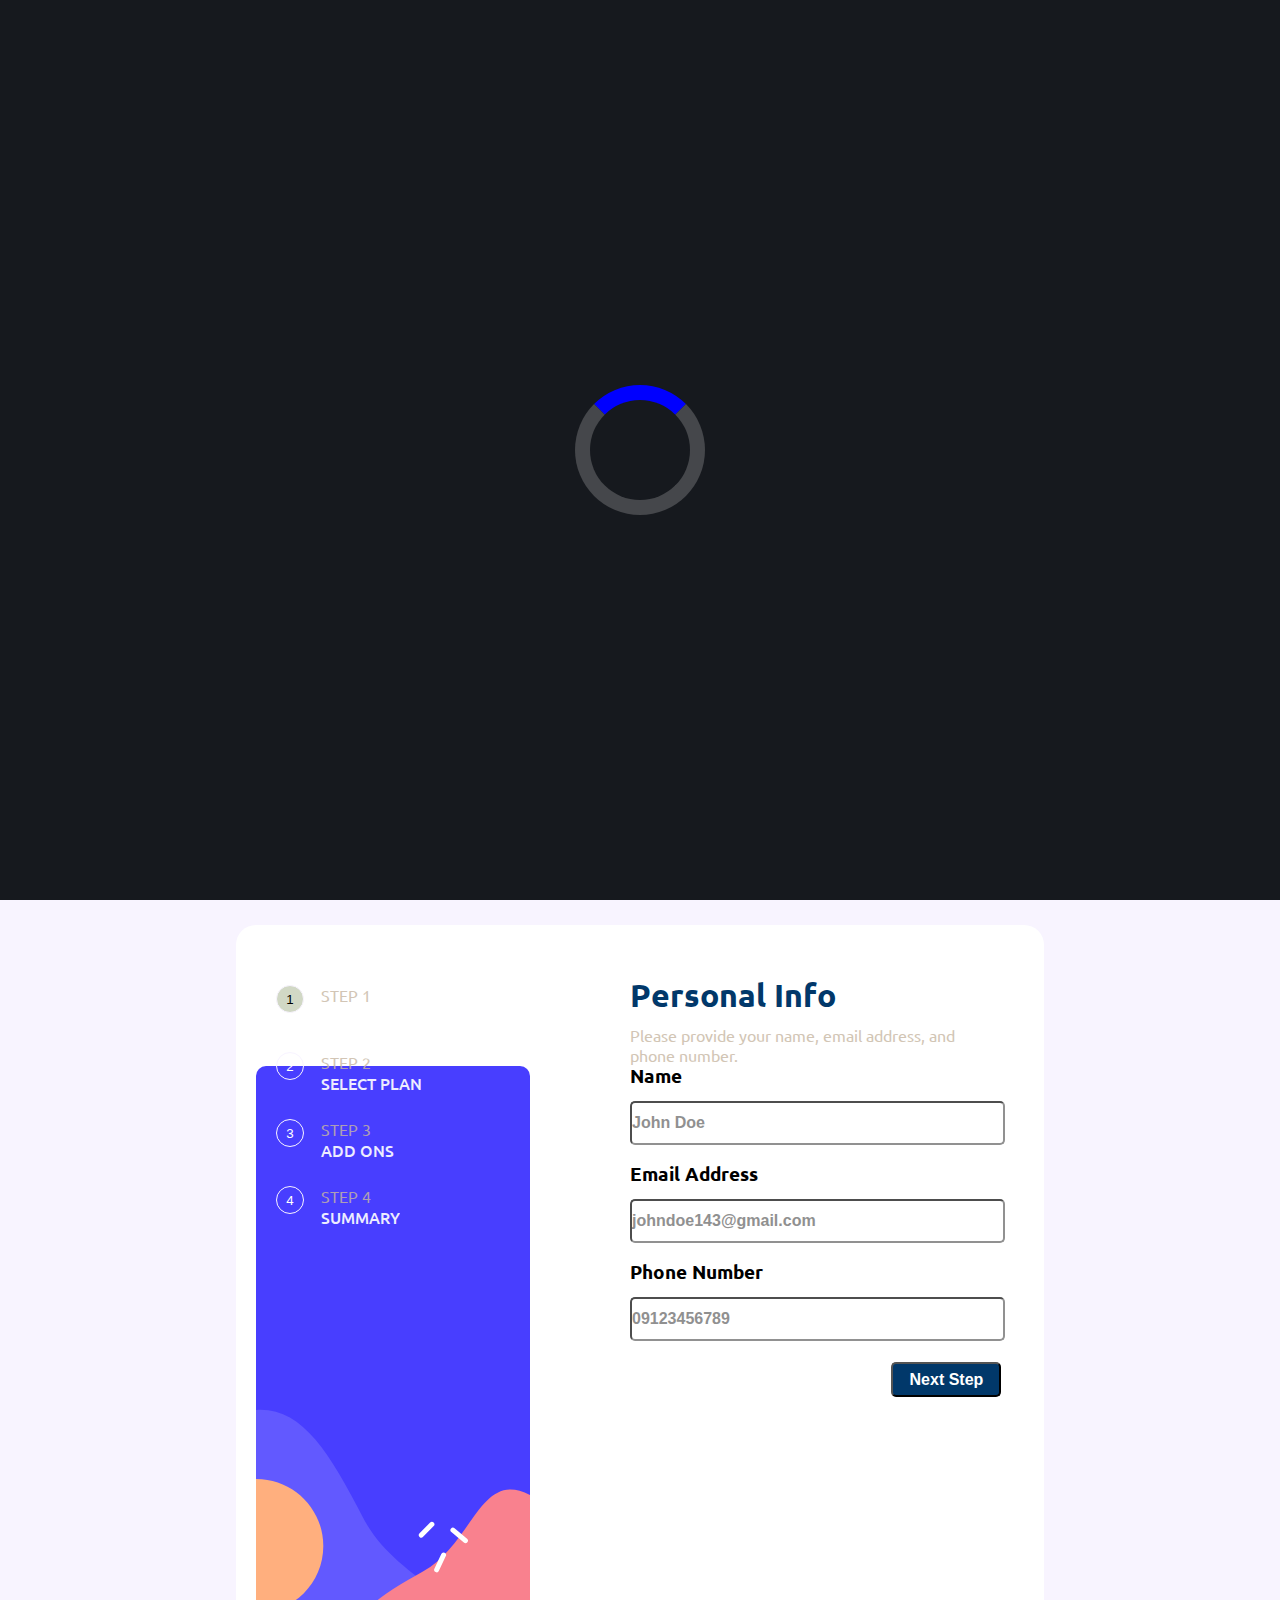
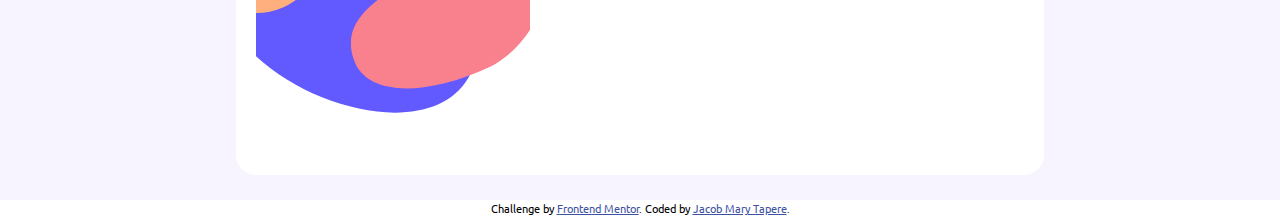
<file: index.html>
<!DOCTYPE html>
<html lang="en">
<head>
  <meta charset="UTF-8" />
  <meta name="viewport" content="width=device-width, initial-scale=1.0" />
  <!-- displays site properly based on user's device -->
  <link
    href="https://fonts.googleapis.com/css2?family=Ubuntu:ital,wght@0,300;0,400;0,500;0,700;1,300;1,400;1,500;1,700&display=swap"
    rel="stylesheet"
  />
  <link rel="stylesheet" href="style-your-info.css" />
  <link rel="stylesheet" href="media.css">
  <link
    rel="icon"
    type="image/png"
    sizes="32x32"
    href="./assets/images/favicon-32x32.png"
  />
  <title>Frontend Mentor | Multi-step form</title>
  <style>
    .attribution {
      font-size: 11px;
      text-align: center;
    }
    .attribution a {
      color: hsl(228, 45%, 44%);
    }
  </style>
</head>
<body>
  <div class="loader-page">
    <div></div>
  </div>

  <!-- Sidebar start -->
   <div>
  <section>
    <div class="container">
      <div class="sidebar-container">
        <svg class="mobile-version" xmlns="http://www.w3.org/2000/svg" xmlns:xlink="http://www.w3.org/1999/xlink" width="375" height="172" viewBox="0 0 375 172"><defs><path id="a" d="M0 0h375v172H0z"/></defs><g fill="none" fill-rule="evenodd"><mask id="b" fill="#fff"><use xlink:href="#a"/></mask><use xlink:href="#a" fill="#483EFF"/><g mask="url(#b)"><g transform="translate(-151.029 -133.957)"><path fill="#6259FF" d="M79.546 349.634c54.547 128.646 292.524 204.132 354.626 99.852 62.102-104.28-95.035-123.204-150.583-230.963-55.547-107.759-98.711-175.015-178.973-150.466C24.354 92.607 25 220.987 79.546 349.634Z"/><ellipse cx="129.864" cy="258.711" fill="#FFAF7E" rx="96.329" ry="96.373"/><path fill="#F9818E" d="M464.88 433.146c87.31-40.69 133.585-206.525 60.253-246.82-73.333-40.293-82.587 68.465-155.485 109.343-72.898 40.877-118.192 72.245-99.348 126.973 18.845 54.728 107.27 51.194 194.58 10.504Z"/><g stroke="#FFF" stroke-linecap="round" stroke-linejoin="bevel" stroke-width="5"><path d="m367.336 243.125 15.263-15.549M430.872 251.016l-17.995-15.112M399.36 271.751l-9.94 21.293"/></g></g></g></g></svg>
        <svg class="desktop-version" xmlns="http://www.w3.org/2000/svg" width="274" height="100%" fill="none" viewBox="0 0 274 568"><rect width="274" height="568" fill="#483EFF" rx="10"/><mask id="a" width="274" height="568" x="0" y="0" maskUnits="userSpaceOnUse" style="mask-type:alpha"><rect width="274" height="568" fill="#fff" rx="10"/></mask><g mask="url(#a)"><path fill="#6259FF" fill-rule="evenodd" d="M-34.692 543.101C3.247 632.538 168.767 685.017 211.96 612.52c43.194-72.497-66.099-85.653-104.735-160.569-38.635-74.916-68.657-121.674-124.482-104.607-55.824 17.068-55.375 106.32-17.436 195.757Z" clip-rule="evenodd"/><path fill="#F9818E" fill-rule="evenodd" d="M233.095 601.153c60.679-28.278 92.839-143.526 41.875-171.528-50.965-28.003-57.397 47.579-108.059 75.987-50.662 28.408-82.14 50.207-69.044 88.241 13.096 38.034 74.549 35.578 135.228 7.3Z" clip-rule="evenodd"/><path stroke="#fff" stroke-linecap="round" stroke-linejoin="bevel" stroke-width="5" d="m165.305 469.097 10.607-10.806M209.461 474.581l-12.506-10.503M187.56 488.991l-6.908 14.798"/><path fill="#FFAF7E" d="M.305 546.891c37.003 0 67-29.997 67-67s-29.997-67-67-67-67 29.997-67 67 29.997 67 67 67Z"/></g></svg>
        <div class="sidebar-content">
          <div class="steps-container">
            <ol>
              <li>
                <button class="btn btn-one active">1</button>
                <div>
                  <p>STEP 1</p>
                  <h4>YOUR INFO</h4>
                </div>
              </li>
              <li>
                <button class="btn btn-two" name="buttons">2</button>
                <div>
                  <p>STEP 2</p>
                  <h4>SELECT PLAN</h4>
                </div>
              </li>
              <li>
                <button class="btn btn-three" name="buttons">3</button>
                <div>
                  <p>STEP 3</p>
                  <h4>ADD ONS</h4>
                </div>
              </li>
              <li>
                <button class="btn btn-four" name="buttons">4</button>
                <div>
                  <p>STEP 4</p>
                  <h4>SUMMARY</h4>
                </div>
              </li>
            </ol>
          </div>
        </div>
      </div>
      <div class="main-content">
        <div class="inside-content">
          <form action="">
            <h1>Personal Info</h1>
            <p>
              Please provide your name, email address, and phone number.
            </p>
            <h3>
              Name
              <span class="fullname-error error"
                >This field is required</span
              >
            </h3>
            <label for="fullName">
              <input
                type="text"
                name="fullname"
                id="fullName-input"
                placeholder="John Doe"
              />
            </label>
            <h3>
              Email Address
              <span class="email-error error">This field is required</span>
            </h3>
            <label for="fullName">
              <input
                type="email"
                name="email"
                id="email-input"
                placeholder="johndoe143@gmail.com"
              />
            </label>
            <h3>
              Phone Number
              <span class="phonenumber-error error"
                >This field is required</span
              >
            </h3>
            <label for="phonenumber">
              <input
                type="number"
                name="phonenumber"
                id="phonenumber-input"
                placeholder="09123456789" 
              />
            </label>
          </form>
          <button type="submit" class="next-step-button">
            Next Step
          </button>
          <a id="page" href="./select-plan.html"></a>
        </div>
      </div>
    </div>
  </section>
  </div>
    <div class="attribution">
      Challenge by
      <a href="https://www.frontendmentor.io?ref=challenge" target="_blank"
        >Frontend Mentor</a
      >. Coded by <a href="https://www.facebook.com/mayortapere218">Jacob Mary Tapere</a>.
    </div>
  </section>
<script src="https://code.jquery.com/jquery-3.7.1.min.js" integrity="sha256-/JqT3SQfawRcv/BIHPThkBvs0OEvtFFmqPF/lYI/Cxo=" crossorigin="anonymous"></script>
  <script src="script.js"></script>
</body>
</html>
</file>
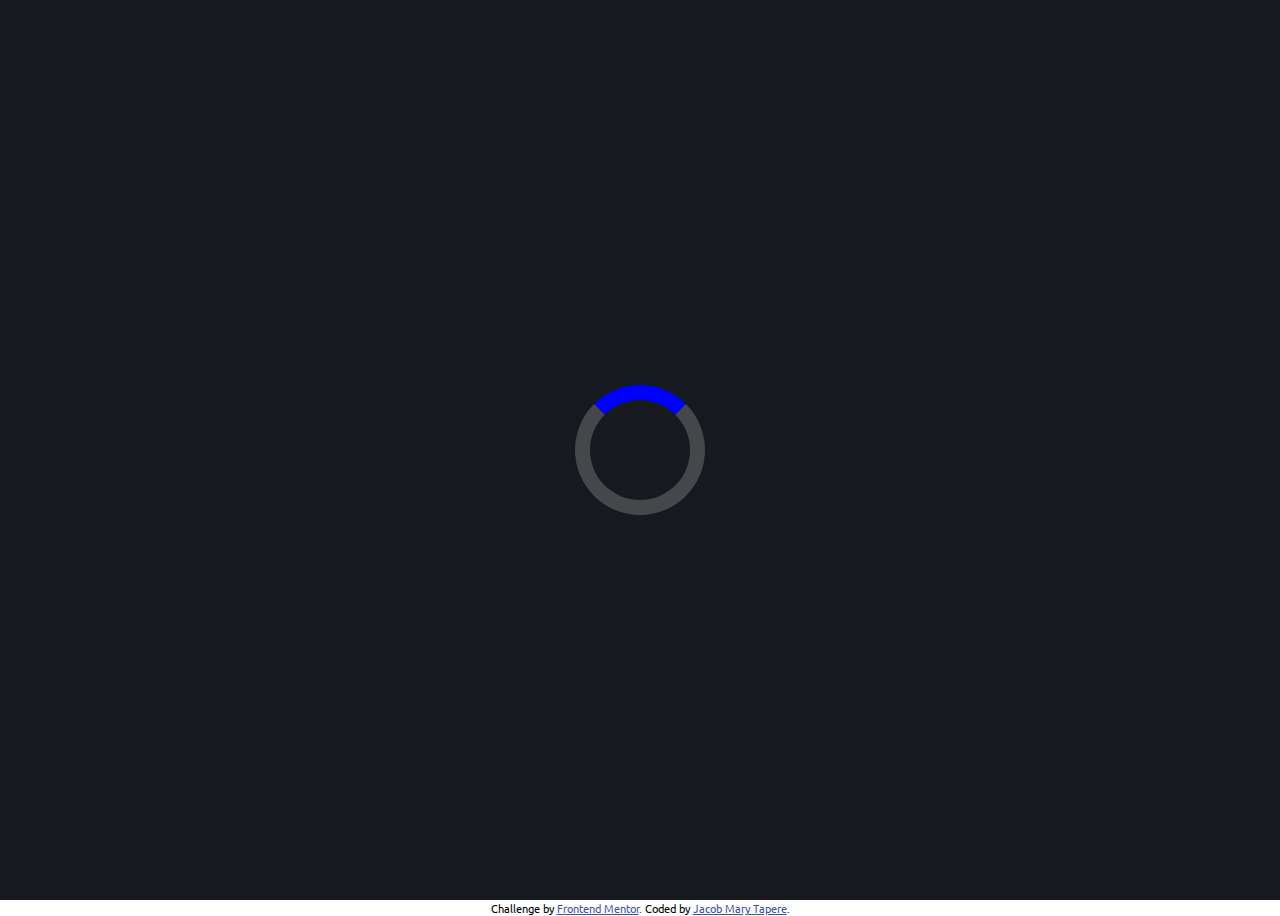
<file: add-ons.html>
<!DOCTYPE html>
<html lang="en">
  <head>
    <meta charset="UTF-8" />
    <meta name="viewport" content="width=device-width, initial-scale=1.0" />
    <!-- displays site properly based on user's device -->
    <link
      href="https://fonts.googleapis.com/css2?family=Ubuntu:ital,wght@0,300;0,400;0,500;0,700;1,300;1,400;1,500;1,700&display=swap"
      rel="stylesheet"
    />
    <link rel="stylesheet" href="add-ons.css" />
    <link rel="stylesheet" href="media-addons.css" />
    <link
      rel="icon"
      type="image/png"
      sizes="32x32"
      href="./assets/images/favicon-32x32.png"
    />
    <script
      src="https://code.jquery.com/jquery-3.7.1.min.js"
      integrity="sha256-/JqT3SQfawRcv/BIHPThkBvs0OEvtFFmqPF/lYI/Cxo="
      crossorigin="anonymous"
    ></script>
    <title>Frontend Mentor | Multi-step form</title>
    <style>
      .attribution {
        font-size: 11px;
        text-align: center;
      }
      .attribution a {
        color: hsl(228, 45%, 44%);
      }
    </style>
  </head>
  <body>
    <div class="loader-page">
      <div></div>
    </div>
    <!-- Sidebar start -->
    <div class="load-page">
      <section>
        <div class="container">
          <div class="sidebar-container">
            <svg
              class="mobile-version"
              xmlns="http://www.w3.org/2000/svg"
              xmlns:xlink="http://www.w3.org/1999/xlink"
              width="375"
              height="172"
              viewBox="0 0 375 172"
            >
              <defs><path id="a" d="M0 0h375v172H0z" /></defs>
              <g fill="none" fill-rule="evenodd">
                <mask id="b" fill="#fff"><use xlink:href="#a" /></mask>
                <use xlink:href="#a" fill="#483EFF" />
                <g mask="url(#b)">
                  <g transform="translate(-151.029 -133.957)">
                    <path
                      fill="#6259FF"
                      d="M79.546 349.634c54.547 128.646 292.524 204.132 354.626 99.852 62.102-104.28-95.035-123.204-150.583-230.963-55.547-107.759-98.711-175.015-178.973-150.466C24.354 92.607 25 220.987 79.546 349.634Z"
                    />
                    <ellipse
                      cx="129.864"
                      cy="258.711"
                      fill="#FFAF7E"
                      rx="96.329"
                      ry="96.373"
                    />
                    <path
                      fill="#F9818E"
                      d="M464.88 433.146c87.31-40.69 133.585-206.525 60.253-246.82-73.333-40.293-82.587 68.465-155.485 109.343-72.898 40.877-118.192 72.245-99.348 126.973 18.845 54.728 107.27 51.194 194.58 10.504Z"
                    />
                    <g
                      stroke="#FFF"
                      stroke-linecap="round"
                      stroke-linejoin="bevel"
                      stroke-width="5"
                    >
                      <path
                        d="m367.336 243.125 15.263-15.549M430.872 251.016l-17.995-15.112M399.36 271.751l-9.94 21.293"
                      />
                    </g>
                  </g>
                </g>
              </g>
            </svg>
            <svg
              class="desktop-version"
              xmlns="http://www.w3.org/2000/svg"
              width="274"
              height="100%"
              fill="none"
              viewBox="0 0 274 568"
            >
              <rect width="274" height="568" fill="#483EFF" rx="10" />
              <mask
                id="a"
                width="274"
                height="568"
                x="0"
                y="0"
                maskUnits="userSpaceOnUse"
                style="mask-type: alpha"
              >
                <rect width="274" height="568" fill="#fff" rx="10" />
              </mask>
              <g mask="url(#a)">
                <path
                  fill="#6259FF"
                  fill-rule="evenodd"
                  d="M-34.692 543.101C3.247 632.538 168.767 685.017 211.96 612.52c43.194-72.497-66.099-85.653-104.735-160.569-38.635-74.916-68.657-121.674-124.482-104.607-55.824 17.068-55.375 106.32-17.436 195.757Z"
                  clip-rule="evenodd"
                />
                <path
                  fill="#F9818E"
                  fill-rule="evenodd"
                  d="M233.095 601.153c60.679-28.278 92.839-143.526 41.875-171.528-50.965-28.003-57.397 47.579-108.059 75.987-50.662 28.408-82.14 50.207-69.044 88.241 13.096 38.034 74.549 35.578 135.228 7.3Z"
                  clip-rule="evenodd"
                />
                <path
                  stroke="#fff"
                  stroke-linecap="round"
                  stroke-linejoin="bevel"
                  stroke-width="5"
                  d="m165.305 469.097 10.607-10.806M209.461 474.581l-12.506-10.503M187.56 488.991l-6.908 14.798"
                />
                <path
                  fill="#FFAF7E"
                  d="M.305 546.891c37.003 0 67-29.997 67-67s-29.997-67-67-67-67 29.997-67 67 29.997 67 67 67Z"
                />
              </g>
            </svg>

            <div class="sidebar-content">
              <div class="steps-container">
                <ol>
                  <li>
                    <button class="btn btn-one">1</button>
                    <div>
                      <p>STEP 1</p>
                      <h4>YOUR INFO</h4>
                    </div>
                  </li>
                  <li>
                    <button class="btn btn-two">2</button>
                    <div>
                      <p>STEP 2</p>
                      <h4>SELECT PLAN</h4>
                    </div>
                  </li>
                  <li>
                    <button class="btn btn-three active">3</button>
                    <div>
                      <p>STEP 3</p>
                      <h4>ADD ONS</h4>
                    </div>
                  </li>
                  <li>
                    <button class="btn btn-four">4</button>
                    <div>
                      <p>STEP 4</p>
                      <h4>SUMMARY</h4>
                    </div>
                  </li>
                </ol>
              </div>
            </div>
          </div>
          <div class="main-content">
            <div class="inside-content">
              <div class="content">
                <div>
                  <h1>Pick Add-ons</h1>
                  <p>Add-ons help enhance your gaming experience.</p>
                  <h4></h4>
                </div>
                <form action="/" class="row">
                  <label for="online-service-checkbox" class="online-service">
                    <input
                      type="checkbox"
                      name="online-servic e"
                      id="online-service-checkbox"
                      value=""
                    />
                    <div>
                      <h4>Online Service</h4>
                      <p>Access to multiplayer games</p>
                    </div>
                    <div>
                      <h5>+$1/mo</h5>
                    </div>
                  </label>
                  <label for="larger-storage-checkbox" class="larger-storage">
                    <input
                      type="checkbox"
                      name="larger-storage"
                      id="larger-storage-checkbox"
                      value=""
                    />
                    <div>
                      <h4>Larger Storage</h4>
                      <p>Extra 1TB of cloud save</p>
                    </div>
                    <div>
                      <h5>+$2/mo</h5>
                    </div>
                  </label>
                  <label
                    for="customizable-profile-checkbox"
                    class="customizable-profile"
                  >
                    <input
                      type="checkbox"
                      name="customizable-profile"
                      id="customizable-profile-checkbox"
                      value=""
                    />
                    <div>
                      <h4>Customizable Profile</h4>
                      <p>Custom theme on your profle</p>
                    </div>
                    <div>
                      <h5>+$2/mo</h5>
                    </div>
                  </label>
                </form>
              </div>
            </div>
            <div>
              <button class="next-button">Next Step</button>
            </div>
            <a href="add-ons.html"></a>
            <a id="your-info-page" href="your-info.html"></a>
            <div>
              <button class="back-page">Go Back</button>
            </div>
          </div>
        </div>
      </section>
    </div>
    <div class="attribution">
      Challenge by
      <a href="https://www.frontendmentor.io?ref=challenge" target="_blank"
        >Frontend Mentor</a
      >. Coded by
      <a href="https://www.facebook.com/mayortapere218">Jacob Mary Tapere</a>.
    </div>

    <script
      src="https://code.jquery.com/jquery-3.7.1.min.js"
      integrity="sha256-/JqT3SQfawRcv/BIHPThkBvs0OEvtFFmqPF/lYI/Cxo="
      crossorigin="anonymous"
    ></script>
    <script src="script.js"></script>
  </body>
</html>
</file>
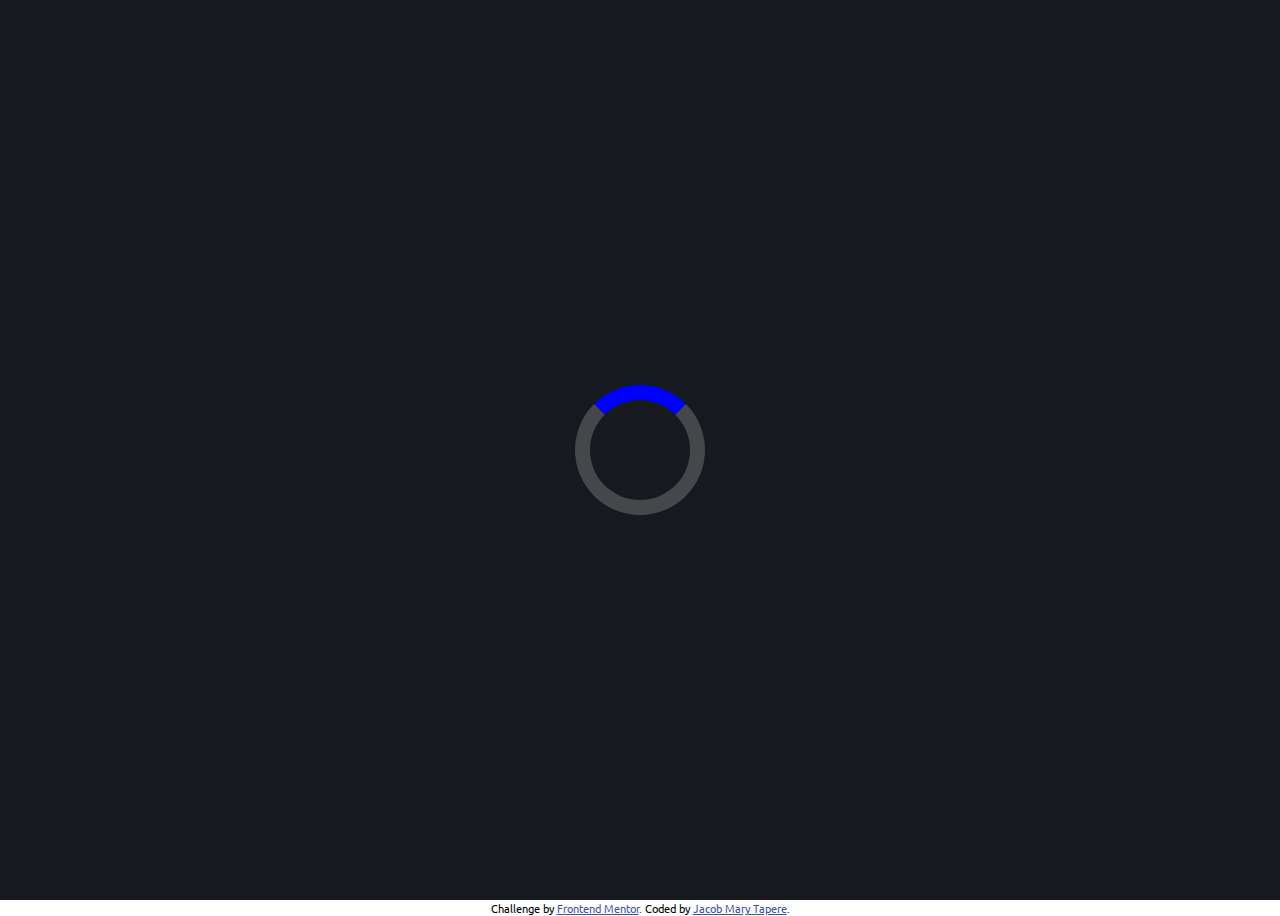
<file: select-plan.html>
<!DOCTYPE html>
<html lang="en">
  <head>
    <meta charset="UTF-8" />
    <meta name="viewport" content="width=device-width, initial-scale=1.0" />
    <!-- displays site properly based on user's device -->
    <link
      href="https://fonts.googleapis.com/css2?family=Ubuntu:ital,wght@0,300;0,400;0,500;0,700;1,300;1,400;1,500;1,700&display=swap"
      rel="stylesheet"
    />
    <link rel="stylesheet" href="select-plan.css" />
    <link rel="stylesheet" href="media-plan.css" />
    <link
      rel="icon"
      type="image/png"
      sizes="32x32"
      href="./assets/images/favicon-32x32.png"
    />
    <script
      src="https://code.jquery.com/jquery-3.7.1.min.js"
      integrity="sha256-/JqT3SQfawRcv/BIHPThkBvs0OEvtFFmqPF/lYI/Cxo="
      crossorigin="anonymous"
    ></script>
    <title>Frontend Mentor | Multi-step form</title>
    <style>
      .attribution {
        font-size: 11px;
        text-align: center;
      }
      .attribution a {
        color: hsl(228, 45%, 44%);
      }
    </style>
  </head>
  <body>
    <div class="loader-page">
      <div></div>
    </div>
    <!-- Sidebar start -->
    <div class="load-page">
      <section>
        <div class="container">
          <div class="sidebar-container">
            <svg
              class="mobile-version"
              xmlns="http://www.w3.org/2000/svg"
              xmlns:xlink="http://www.w3.org/1999/xlink"
              width="375"
              height="172"
              viewBox="0 0 375 172"
            >
              <defs><path id="a" d="M0 0h375v172H0z" /></defs>
              <g fill="none" fill-rule="evenodd">
                <mask id="b" fill="#fff"><use xlink:href="#a" /></mask>
                <use xlink:href="#a" fill="#483EFF" />
                <g mask="url(#b)">
                  <g transform="translate(-151.029 -133.957)">
                    <path
                      fill="#6259FF"
                      d="M79.546 349.634c54.547 128.646 292.524 204.132 354.626 99.852 62.102-104.28-95.035-123.204-150.583-230.963-55.547-107.759-98.711-175.015-178.973-150.466C24.354 92.607 25 220.987 79.546 349.634Z"
                    />
                    <ellipse
                      cx="129.864"
                      cy="258.711"
                      fill="#FFAF7E"
                      rx="96.329"
                      ry="96.373"
                    />
                    <path
                      fill="#F9818E"
                      d="M464.88 433.146c87.31-40.69 133.585-206.525 60.253-246.82-73.333-40.293-82.587 68.465-155.485 109.343-72.898 40.877-118.192 72.245-99.348 126.973 18.845 54.728 107.27 51.194 194.58 10.504Z"
                    />
                    <g
                      stroke="#FFF"
                      stroke-linecap="round"
                      stroke-linejoin="bevel"
                      stroke-width="5"
                    >
                      <path
                        d="m367.336 243.125 15.263-15.549M430.872 251.016l-17.995-15.112M399.36 271.751l-9.94 21.293"
                      />
                    </g>
                  </g>
                </g>
              </g>
            </svg>

            <svg
              class="desktop-version"
              xmlns="http://www.w3.org/2000/svg"
              width="274"
              height="100%"
              fill="none"
              viewBox="0 0 274 568"
            >
              <rect width="274" height="568" fill="#483EFF" rx="10" />
              <mask
                id="a"
                width="274"
                height="568"
                x="0"
                y="0"
                maskUnits="userSpaceOnUse"
                style="mask-type: alpha"
              >
                <rect width="274" height="568" fill="#fff" rx="10" />
              </mask>
              <g mask="url(#a)">
                <path
                  fill="#6259FF"
                  fill-rule="evenodd"
                  d="M-34.692 543.101C3.247 632.538 168.767 685.017 211.96 612.52c43.194-72.497-66.099-85.653-104.735-160.569-38.635-74.916-68.657-121.674-124.482-104.607-55.824 17.068-55.375 106.32-17.436 195.757Z"
                  clip-rule="evenodd"
                />
                <path
                  fill="#F9818E"
                  fill-rule="evenodd"
                  d="M233.095 601.153c60.679-28.278 92.839-143.526 41.875-171.528-50.965-28.003-57.397 47.579-108.059 75.987-50.662 28.408-82.14 50.207-69.044 88.241 13.096 38.034 74.549 35.578 135.228 7.3Z"
                  clip-rule="evenodd"
                />
                <path
                  stroke="#fff"
                  stroke-linecap="round"
                  stroke-linejoin="bevel"
                  stroke-width="5"
                  d="m165.305 469.097 10.607-10.806M209.461 474.581l-12.506-10.503M187.56 488.991l-6.908 14.798"
                />
                <path
                  fill="#FFAF7E"
                  d="M.305 546.891c37.003 0 67-29.997 67-67s-29.997-67-67-67-67 29.997-67 67 29.997 67 67 67Z"
                />
              </g>
            </svg>

            <div class="sidebar-content">
              <div class="steps-container">
                <ol>
                  <li>
                    <button class="btn btn-one">1</button>
                    <div>
                      <p>STEP 1</p>
                      <h4>YOUR INFO</h4>
                    </div>
                  </li>
                  <li>
                    <button class="btn btn-two active">2</button>
                    <div>
                      <p>STEP 2</p>
                      <h4>SELECT PLAN</h4>
                    </div>
                  </li>
                  <li>
                    <button class="btn btn-three">3</button>
                    <div>
                      <p>STEP 3</p>
                      <h4>ADD ONS</h4>
                    </div>
                  </li>
                  <li>
                    <button class="btn btn-four">4</button>
                    <div>
                      <p>STEP 4</p>
                      <h4>SUMMARY</h4>
                    </div>
                  </li>
                </ol>
              </div>
            </div>
          </div>
          <div class="main-content">
            <div class="inside-content">
              <div class="content">
                <div>
                  <h1>Select Your Plan</h1>
                  <p>You have the option of monthly or yearly billing</p>
                  <h4></h4>
                </div>
                <form action="/" class="row">
                  <label for="arcade-radio" class="plan">
                    <div class="option-one option">
                      <svg
                        xmlns="http://www.w3.org/2000/svg"
                        width="40"
                        height="40"
                        viewBox="0 0 40 40"
                      >
                        <g fill="none" fill-rule="evenodd">
                          <circle cx="20" cy="20" r="20" fill="#FFAF7E" />
                          <path
                            fill="#FFF"
                            fill-rule="nonzero"
                            d="M24.995 18.005h-3.998v5.998h-2v-5.998H15a1 1 0 0 0-1 1V29a1 1 0 0 0 1 1h9.995a1 1 0 0 0 1-1v-9.995a1 1 0 0 0-1-1Zm-5.997 8.996h-2v-1.999h2v2Zm2-11.175a2.999 2.999 0 1 0-2 0v2.18h2v-2.18Z"
                          />
                        </g>
                      </svg>
                      <h4>Arcade</h4>
                      <p></p>
                      <h5></h5>
                    </div>
                    <input
                      class="plan"
                      type="radio"
                      name="plans"
                      id="arcade-radio"
                      value="9"
                    />
                  </label>
                  <label for="advanced-radio" class="plan">
                    <div class="option-two option">
                      <svg
                        xmlns="http://www.w3.org/2000/svg"
                        width="40"
                        height="40"
                        viewBox="0 0 40 40"
                      >
                        <g fill="none" fill-rule="evenodd">
                          <circle cx="20" cy="20" r="20" fill="#483EFF" />
                          <path
                            fill="#FFF"
                            fill-rule="nonzero"
                            d="M26.666 13H13.334A3.333 3.333 0 0 0 10 16.333v7.193a3.447 3.447 0 0 0 2.14 3.24c1.238.5 2.656.182 3.56-.8L18.52 23h2.96l2.82 2.966a3.2 3.2 0 0 0 3.56.8 3.447 3.447 0 0 0 2.14-3.24v-7.193A3.333 3.333 0 0 0 26.666 13Zm-9.333 6H16v1.333a.667.667 0 0 1-1.333 0V19h-1.333a.667.667 0 0 1 0-1.334h1.333v-1.333a.667.667 0 1 1 1.333 0v1.333h1.333a.667.667 0 1 1 0 1.334Zm7.333 2a2.667 2.667 0 1 1 0-5.333 2.667 2.667 0 0 1 0 5.333ZM26 18.333a1.333 1.333 0 1 1-2.667 0 1.333 1.333 0 0 1 2.667 0Z"
                          />
                        </g>
                      </svg>
                      <h4>Advanced</h4>
                      <p></p>
                      <h5></h5>
                    </div>
                    <input
                      class="plan"
                      type="radio"
                      name="plans"
                      id="advanced-radio"
                      value="12"
                    />
                  </label>
                  <label for="pro-radio" class="plan">
                    <div class="option-three option">
                      <svg
                        xmlns="http://www.w3.org/2000/svg"
                        width="40"
                        height="40"
                        viewBox="0 0 40 40"
                      >
                        <g fill="none" fill-rule="evenodd">
                          <circle cx="20" cy="20" r="20" fill="#F9818E" />
                          <path
                            fill="#FFF"
                            fill-rule="nonzero"
                            d="M25.057 15H14.944C12.212 15 10 17.03 10 19.885c0 2.857 2.212 4.936 4.944 4.936h10.113c2.733 0 4.943-2.08 4.943-4.936S27.79 15 25.057 15ZM17.5 20.388c0 .12-.108.237-.234.237h-1.552v1.569c0 .126-.138.217-.259.217H14.5c-.118 0-.213-.086-.213-.203v-1.583h-1.569c-.126 0-.217-.139-.217-.26v-.956c0-.117.086-.213.202-.213h1.584v-1.554c0-.125.082-.231.203-.231h.989c.12 0 .236.108.236.234v1.551h1.555c.125 0 .231.083.231.204v.988Zm5.347.393a.862.862 0 0 1-.869-.855c0-.472.39-.856.869-.856.481 0 .87.384.87.856 0 .471-.389.855-.87.855Zm1.9 1.866a.86.86 0 0 1-.87-.852.86.86 0 0 1 .87-.855c.48 0 .87.38.87.855a.86.86 0 0 1-.87.852Zm0-3.736a.862.862 0 0 1-.87-.854c0-.472.39-.856.87-.856s.87.384.87.856a.862.862 0 0 1-.87.854Zm1.899 1.87a.862.862 0 0 1-.868-.855c0-.472.389-.856.868-.856s.868.384.868.856a.862.862 0 0 1-.868.855Z"
                          />
                        </g>
                      </svg>
                      <h4>Pro</h4>
                      <p></p>
                      <h5></h5>
                    </div>
                    <input
                      class="plan"
                      type="radio"
                      name="plans"
                      id="pro-radio"
                      value="15"
                    />
                  </label>
                </form>
              </div>
              <div class="toggle-container">
                <h5 style="margin-right: 90px; color: #01386a">Monthly</h5>
                <label class="toggle" name="toggleswitch">
                  <input
                    type="checkbox"
                    name="toggleswitch"
                    id="toggle-switch"
                    value="false"
                  />
                  <span class="slider round"></span>
                </label>
                <h5 style="margin-right: 10px; color: #01386a">Yearly</h5>
              </div>
            </div>
            <div>
              <button class="next-button">Next Step</button>
            </div>

            <button type="button" id="btnSubmit">Cancel</button>

            <a href="add-ons.html"></a>
            <a id="your-info-page" href="your-info.html"></a>
            <div>
              <button class="back-page">Go Back</button>
            </div>
          </div>
        </div>
      </section>
    </div>
    <div class="attribution">
      Challenge by
      <a href="https://www.frontendmentor.io?ref=challenge" target="_blank"
        >Frontend Mentor</a
      >. Coded by
      <a href="https://www.facebook.com/mayortapere218">Jacob Mary Tapere</a>.
    </div>

    <script
      src="https://code.jquery.com/jquery-3.7.1.min.js"
      integrity="sha256-/JqT3SQfawRcv/BIHPThkBvs0OEvtFFmqPF/lYI/Cxo="
      crossorigin="anonymous"
    ></script>
    <script src="script.js"></script>
  </body>
</html>
</file>
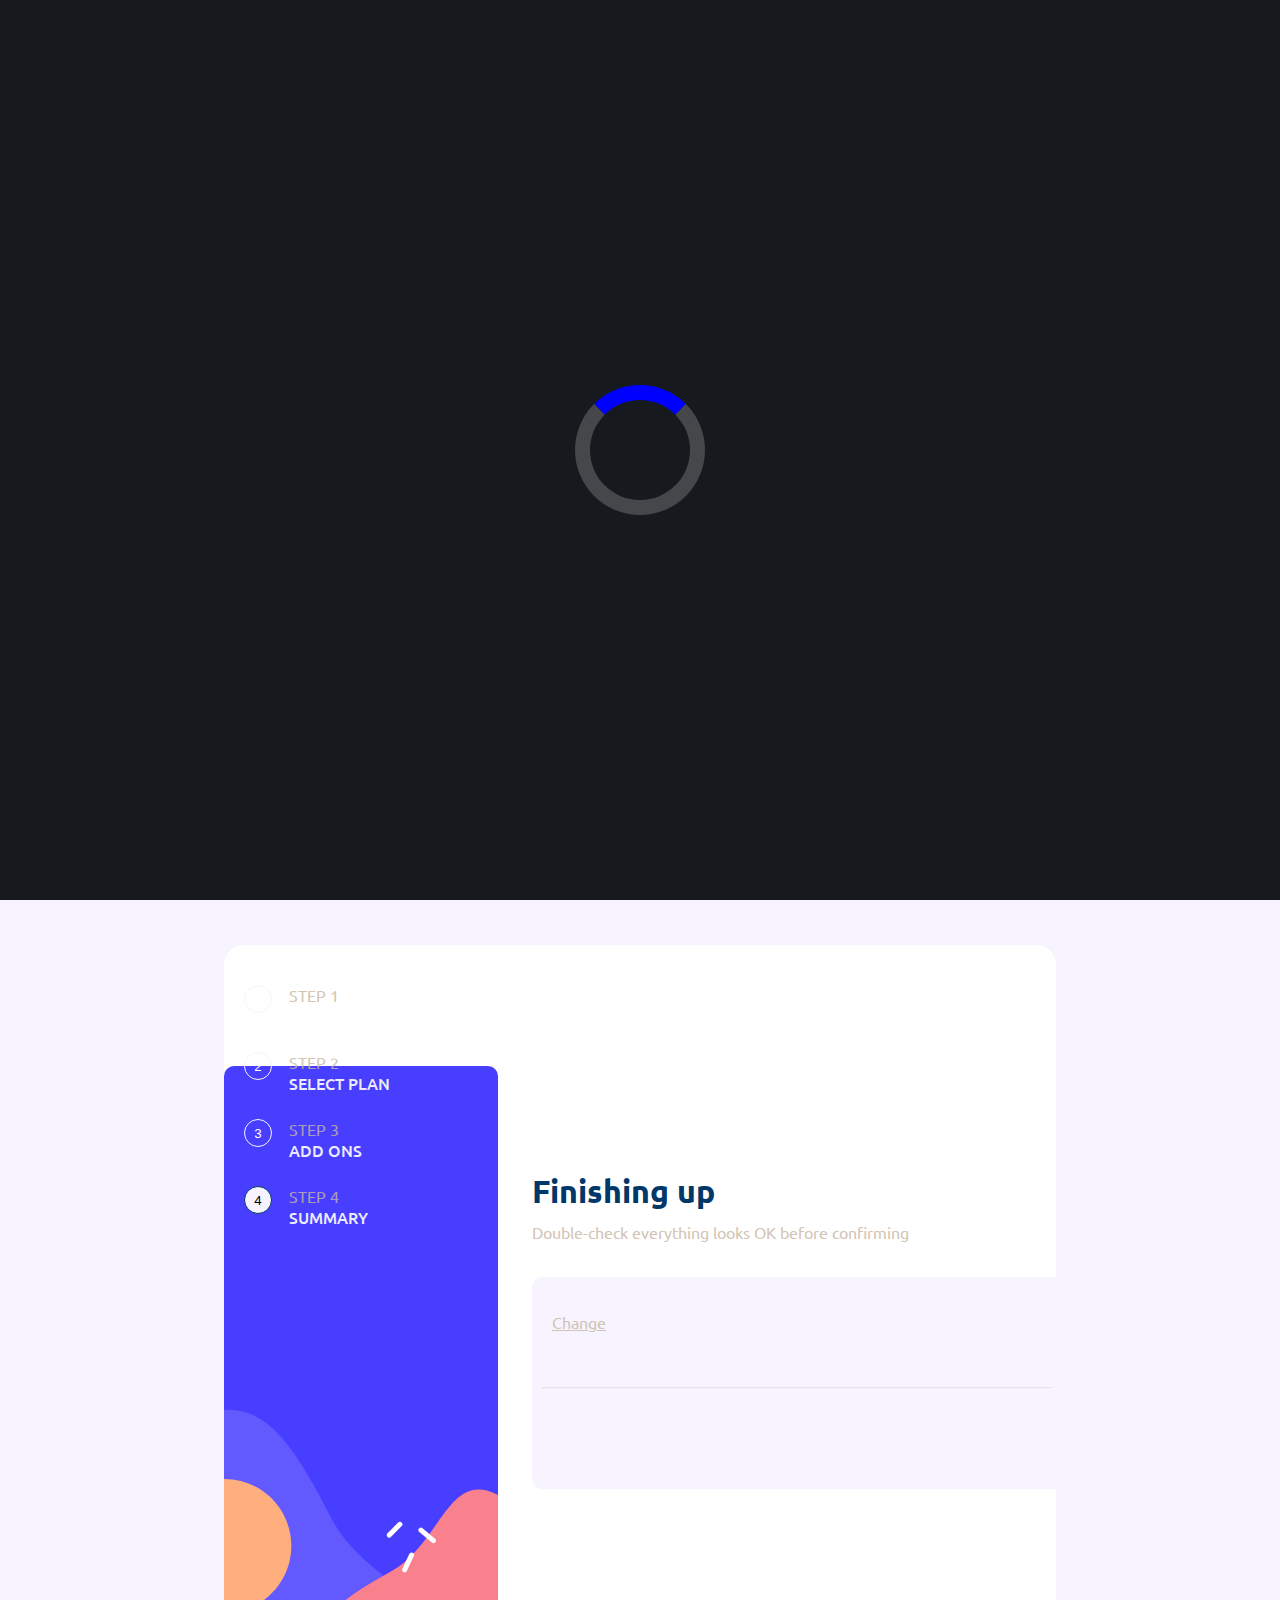
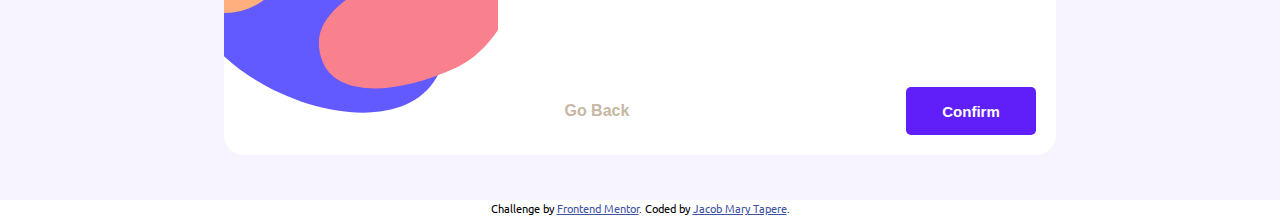
<file: summary.html>
<!DOCTYPE html>
<html lang="en">
  <head>
    <meta charset="UTF-8" />
    <meta name="viewport" content="width=device-width, initial-scale=1.0" />
    <!-- displays site properly based on user's device -->
    <link
      href="https://fonts.googleapis.com/css2?family=Ubuntu:ital,wght@0,300;0,400;0,500;0,700;1,300;1,400;1,500;1,700&display=swap"
      rel="stylesheet"
    />
    <link rel="stylesheet" href="summary.css" />
    <link rel="stylesheet" href="mediasummary.css" />
    <link
      rel="icon"
      type="image/png"
      sizes="32x32"
      href="./assets/images/favicon-32x32.png"
    />
    <script
      src="https://code.jquery.com/jquery-3.7.1.min.js"
      integrity="sha256-/JqT3SQfawRcv/BIHPThkBvs0OEvtFFmqPF/lYI/Cxo="
      crossorigin="anonymous"
    ></script>
    <title>Frontend Mentor | Multi-step form</title>
    <style>
      .attribution {
        font-size: 11px;
        text-align: center;
      }
      .attribution a {
        color: hsl(228, 45%, 44%);
      }
    </style>
  </head>
  <body>
    <div class="loader-page">
      <div></div>
    </div>
    <!-- Sidebar start -->
    <div class="load-page">
      <section>
        <div class="container">
          <div class="sidebar-container">
            <svg
              class="mobile-version"
              xmlns="http://www.w3.org/2000/svg"
              xmlns:xlink="http://www.w3.org/1999/xlink"
              width="375"
              height="172"
              viewBox="0 0 375 172"
            >
              <defs><path id="a" d="M0 0h375v172H0z" /></defs>
              <g fill="none" fill-rule="evenodd">
                <mask id="b" fill="#fff"><use xlink:href="#a" /></mask>
                <use xlink:href="#a" fill="#483EFF" />
                <g mask="url(#b)">
                  <g transform="translate(-151.029 -133.957)">
                    <path
                      fill="#6259FF"
                      d="M79.546 349.634c54.547 128.646 292.524 204.132 354.626 99.852 62.102-104.28-95.035-123.204-150.583-230.963-55.547-107.759-98.711-175.015-178.973-150.466C24.354 92.607 25 220.987 79.546 349.634Z"
                    />
                    <ellipse
                      cx="129.864"
                      cy="258.711"
                      fill="#FFAF7E"
                      rx="96.329"
                      ry="96.373"
                    />
                    <path
                      fill="#F9818E"
                      d="M464.88 433.146c87.31-40.69 133.585-206.525 60.253-246.82-73.333-40.293-82.587 68.465-155.485 109.343-72.898 40.877-118.192 72.245-99.348 126.973 18.845 54.728 107.27 51.194 194.58 10.504Z"
                    />
                    <g
                      stroke="#FFF"
                      stroke-linecap="round"
                      stroke-linejoin="bevel"
                      stroke-width="5"
                    >
                      <path
                        d="m367.336 243.125 15.263-15.549M430.872 251.016l-17.995-15.112M399.36 271.751l-9.94 21.293"
                      />
                    </g>
                  </g>
                </g>
              </g>
            </svg>
            <svg
              class="desktop-version"
              xmlns="http://www.w3.org/2000/svg"
              width="274"
              height="100%"
              fill="none"
              viewBox="0 0 274 568"
            >
              <rect width="274" height="568" fill="#483EFF" rx="10" />
              <mask
                id="a"
                width="274"
                height="568"
                x="0"
                y="0"
                maskUnits="userSpaceOnUse"
                style="mask-type: alpha"
              >
                <rect width="274" height="568" fill="#fff" rx="10" />
              </mask>
              <g mask="url(#a)">
                <path
                  fill="#6259FF"
                  fill-rule="evenodd"
                  d="M-34.692 543.101C3.247 632.538 168.767 685.017 211.96 612.52c43.194-72.497-66.099-85.653-104.735-160.569-38.635-74.916-68.657-121.674-124.482-104.607-55.824 17.068-55.375 106.32-17.436 195.757Z"
                  clip-rule="evenodd"
                />
                <path
                  fill="#F9818E"
                  fill-rule="evenodd"
                  d="M233.095 601.153c60.679-28.278 92.839-143.526 41.875-171.528-50.965-28.003-57.397 47.579-108.059 75.987-50.662 28.408-82.14 50.207-69.044 88.241 13.096 38.034 74.549 35.578 135.228 7.3Z"
                  clip-rule="evenodd"
                />
                <path
                  stroke="#fff"
                  stroke-linecap="round"
                  stroke-linejoin="bevel"
                  stroke-width="5"
                  d="m165.305 469.097 10.607-10.806M209.461 474.581l-12.506-10.503M187.56 488.991l-6.908 14.798"
                />
                <path
                  fill="#FFAF7E"
                  d="M.305 546.891c37.003 0 67-29.997 67-67s-29.997-67-67-67-67 29.997-67 67 29.997 67 67 67Z"
                />
              </g>
            </svg>
            <div class="sidebar-content">
              <div class="steps-container">
                <ol>
                  <li>
                    <button class="btn btn-one">1</button>
                    <div>
                      <p>STEP 1</p>
                      <h4>YOUR INFO</h4>
                    </div>
                  </li>
                  <li>
                    <button class="btn btn-two">2</button>
                    <div>
                      <p>STEP 2</p>
                      <h4>SELECT PLAN</h4>
                    </div>
                  </li>
                  <li>
                    <button class="btn btn-three">3</button>
                    <div>
                      <p>STEP 3</p>
                      <h4>ADD ONS</h4>
                    </div>
                  </li>
                  <li>
                    <button class="btn btn-four active">4</button>
                    <div>
                      <p>STEP 4</p>
                      <h4>SUMMARY</h4>
                    </div>
                  </li>
                </ol>
              </div>
            </div>
          </div>
          <div class="main-content">
            <div class="inside-content">
              <div class="content">
                <div>
                  <h1>Finishing up</h1>
                  <p>Double-check everything looks OK before confirming</p>
                  <h4></h4>
                </div>
                <form action="/" class="row">
                  <div class="inside-row">
                    <label class="summary-label">
                      <div class="border">
                        <div style="display: flex; gap: 5px">
                          <h3 class="selected-plan"></h3>
                          <h3 class="monthly-yearly"></h3>
                        </div>
                        <a href="select-plan.html"><p>Change</p></a>
                      </div>
                      <div class="price">
                        <h3 class="one"></h3>
                      </div>
                    </label>
                    <hr style="opacity: 0.2" />
                    <div>
                      <div class="add-ons">
                        <div>
                          <p class="add-ons-one"></p>
                        </div>
                        <div>
                          <p class="add-ons-two"></p>
                        </div>
                        <div>
                          <p class="add-ons-three"></p>
                        </div>
                      </div>
                      <div class="add-ons">
                        <div>
                          <p class="add-ons-one-value"></p>
                        </div>
                        <div>
                          <p class="add-ons-two-value"></p>
                        </div>
                        <div>
                          <p class="add-ons-three-value"></p>
                        </div>
                      </div>
                    </div>
                  </div>
                  <div class="total-container">
                    <div>
                      <p class="monthly-yearly-total"></p>
                      <h2 class="totalPriceValue"></h2>
                    </div>
                  </div>
                  <h1 class="testing"></h1>
                </form>
              </div>

              <div class="thank-you-content">
                <svg
                  xmlns="http://www.w3.org/2000/svg"
                  width="80"
                  height="80"
                  viewBox="0 0 80 80"
                >
                  <g fill="none">
                    <circle cx="40" cy="40" r="40" fill="#F9818E" />
                    <path
                      fill="#E96170"
                      d="M48.464 79.167c.768-.15 1.53-.321 2.288-.515a40.04 40.04 0 0 0 3.794-1.266 40.043 40.043 0 0 0 3.657-1.63 40.046 40.046 0 0 0 12.463-9.898A40.063 40.063 0 0 0 78.3 51.89c.338-1.117.627-2.249.867-3.391L55.374 24.698a21.6 21.6 0 0 0-15.332-6.365 21.629 21.629 0 0 0-15.344 6.365c-8.486 8.489-8.486 22.205 0 30.694l23.766 23.775Z"
                    />
                    <path
                      fill="#FFF"
                      d="M40.003 18.333a21.58 21.58 0 0 1 15.31 6.351c8.471 8.471 8.471 22.158 0 30.63-8.47 8.47-22.156 8.47-30.627 0-8.47-8.472-8.47-22.159 0-30.63a21.594 21.594 0 0 1 15.317-6.35Zm9.865 15c-.316.028-.622.15-.872.344l-12.168 9.13-5.641-5.642c-1.224-1.275-3.63 1.132-2.356 2.356l6.663 6.663c.56.56 1.539.63 2.173.156l13.326-9.995c1.122-.816.43-2.993-.956-3.013a1.666 1.666 0 0 0-.17 0Z"
                    />
                  </g>
                </svg>
                <h1>Thank You</h1>
                <p>
                  Thanks for confirming your subscription! We hope you have fun
                  using our platform. If you ever need support, please feel free
                  to email us at jacobmary.tapere@gmail.com
                </p>
              </div>
            </div>
            <button class="confirm-button">Confirm</button>
            <a id="your-info-page" href="your-info.html"></a>
            <div>
              <button class="back-page">Go Back</button>
            </div>
          </div>
        </div>
      </section>
    </div>
    <div class="attribution">
      Challenge by
      <a href="https://www.frontendmentor.io?ref=challenge" target="_blank"
        >Frontend Mentor</a
      >. Coded by
      <a href="https://www.facebook.com/mayortapere218">Jacob Mary Tapere</a>.
    </div>

    <script
      src="https://code.jquery.com/jquery-3.7.1.min.js"
      integrity="sha256-/JqT3SQfawRcv/BIHPThkBvs0OEvtFFmqPF/lYI/Cxo="
      crossorigin="anonymous"
    ></script>
    <script src="script.js"></script>
  </body>
</html>
</file>
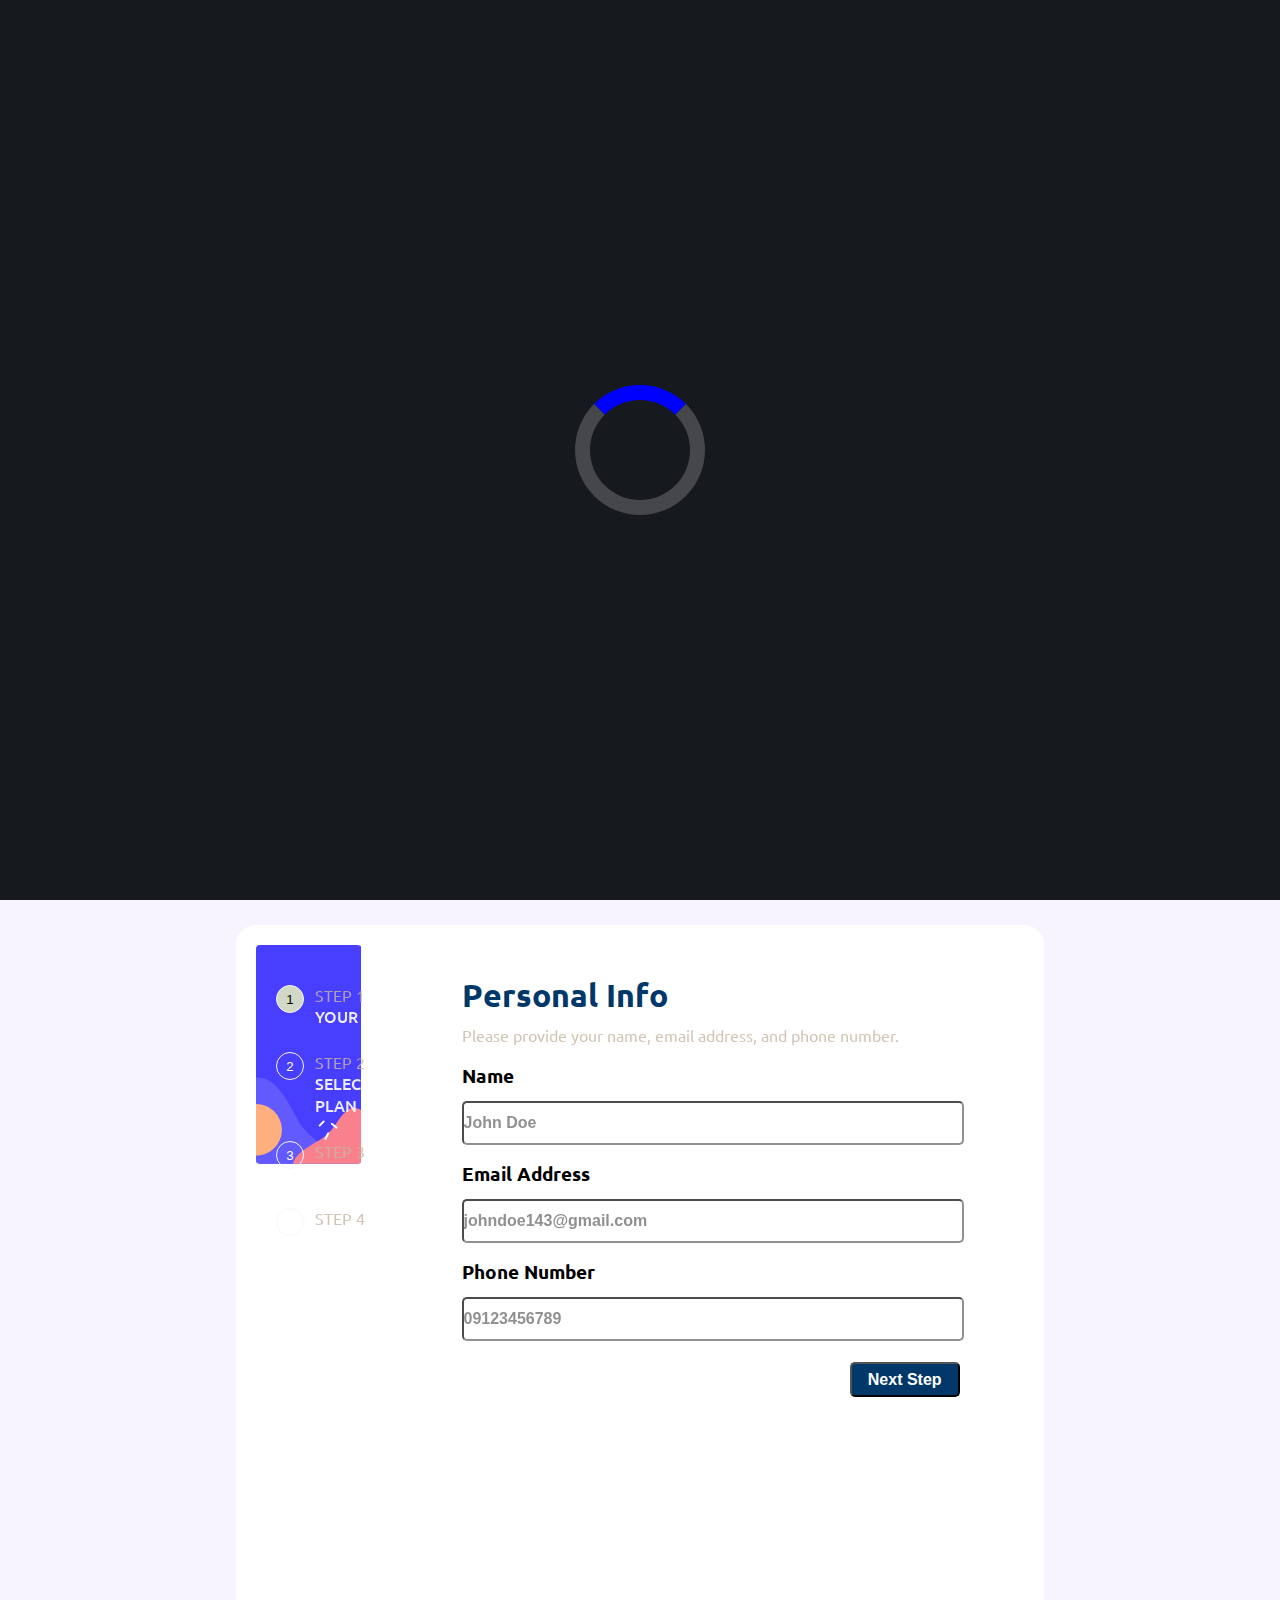
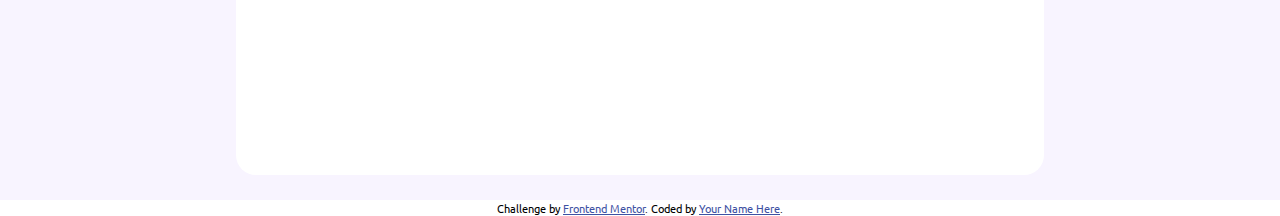
<file: your-info.html>
<!DOCTYPE html>
<html lang="en">
<head>
  <meta charset="UTF-8" />
  <meta name="viewport" content="width=device-width, initial-scale=1.0" />
  <!-- displays site properly based on user's device -->
  <link
    href="https://fonts.googleapis.com/css2?family=Ubuntu:ital,wght@0,300;0,400;0,500;0,700;1,300;1,400;1,500;1,700&display=swap"
    rel="stylesheet"
  />
  <link rel="stylesheet" href="style-your-info.css" />
  <link
    rel="icon"
    type="image/png"
    sizes="32x32"
    href="./assets/images/favicon-32x32.png"
  />
  <title>Frontend Mentor | Multi-step form</title>
  <style>
    .attribution {
      font-size: 11px;
      text-align: center;
    }
    .attribution a {
      color: hsl(228, 45%, 44%);
    }
  </style>
</head>
<body>
  <div class="loader-page">
    <div></div>
  </div>
  <!-- Sidebar start -->
   <div>
  <section>
    <div class="container">
      <div class="sidebar-container">
        <svg
          xmlns="http://www.w3.org/2000/svg"
          fill="none"
          viewBox="0 0 274 568"
        >
          <rect width="274" height="568" fill="#483EFF" rx="10" />
          <mask
            id="a"
            width="274"
            height="568"
            x="0"
            y="0"
            maskUnits="userSpaceOnUse"
            style="mask-type: alpha"
          >
            <rect width="274" height="568" fill="#fff" rx="10" />
          </mask>
          <g mask="url(#a)">
            <path
              fill="#6259FF"
              fill-rule="evenodd"
              d="M-34.692 543.101C3.247 632.538 168.767 685.017 211.96 612.52c43.194-72.497-66.099-85.653-104.735-160.569-38.635-74.916-68.657-121.674-124.482-104.607-55.824 17.068-55.375 106.32-17.436 195.757Z"
              clip-rule="evenodd"
            />
            <path
              fill="#F9818E"
              fill-rule="evenodd"
              d="M233.095 601.153c60.679-28.278 92.839-143.526 41.875-171.528-50.965-28.003-57.397 47.579-108.059 75.987-50.662 28.408-82.14 50.207-69.044 88.241 13.096 38.034 74.549 35.578 135.228 7.3Z"
              clip-rule="evenodd"
            />
            <path
              stroke="#fff"
              stroke-linecap="round"
              stroke-linejoin="bevel"
              stroke-width="5"
              d="m165.305 469.097 10.607-10.806M209.461 474.581l-12.506-10.503M187.56 488.991l-6.908 14.798"
            />
            <path
              fill="#FFAF7E"
              d="M.305 546.891c37.003 0 67-29.997 67-67s-29.997-67-67-67-67 29.997-67 67 29.997 67 67 67Z"
            />
          </g>
        </svg>
        <div class="sidebar-content">
          <div class="steps-container">
            <ol>
              <li>
                <button class="btn btn-one active">1</button>
                <div>
                  <p>STEP 1</p>
                  <h4>YOUR INFO</h4>
                </div>
              </li>
              <li>
                <button class="btn btn-two" name="buttons">2</button>
                <div>
                  <p>STEP 2</p>
                  <h4>SELECT PLAN</h4>
                </div>
              </li>
              <li>
                <button class="btn btn-three" name="buttons">3</button>
                <div>
                  <p>STEP 3</p>
                  <h4>ADD ONS</h4>
                </div>
              </li>
              <li>
                <button class="btn btn-four" name="buttons">4</button>
                <div>
                  <p>STEP 4</p>
                  <h4>SUMMARY</h4>
                </div>
              </li>
            </ol>
          </div>
        </div>
      </div>
      <div class="main-content">
        <div class="inside-content">
          <form action="">
            <h1>Personal Info</h1>
            <p>
              Please provide your name, email address, and phone number.
            </p>
            <h3>
              Name
              <span class="fullname-error error"
                >This field is required</span
              >
            </h3>
            <label for="fullName">
              <input
                type="text"
                name="fullname"
                id="fullName-input"
                placeholder="John Doe"
              />
            </label>
            <h3>
              Email Address
              <span class="email-error error">This field is required</span>
            </h3>
            <label for="fullName">
              <input
                type="email"
                name="email"
                id="email-input"
                placeholder="johndoe143@gmail.com"
              />
            </label>
            <h3>
              Phone Number
              <span class="phonenumber-error error"
                >This field is required</span
              >
            </h3>
            <label for="phonenumber">
              <input
                type="number"
                name="phonenumber"
                id="phonenumber-input"
                placeholder="09123456789"
              />
            </label>
          </form>
          <button class="next-step-button">Next Step</button>
          <a id="page" href="./select-plan.html"></a>
        </div>
      </div>
    </div>
  </section>
  </div>
    <div class="attribution">
      Challenge by
      <a href="https://www.frontendmentor.io?ref=challenge" target="_blank"
        >Frontend Mentor</a
      >. Coded by <a href="#">Your Name Here</a>.
    </div>
  </section>
  <script
    src="https://code.jquery.com/jquery-3.7.1.min.js"
    integrity="sha256-/JqT3SQfawRcv/BIHPThkBvs0OEvtFFmqPF/lYI/Cxo="
    crossorigin="anonymous"
  ></script>
  <script src="index.js"></script>
</body>
</html>
</file>
<file: style-your-info.css>
/*

## Colors

### Primary

- Marine blue: #01386a
- Purplish blue: #601ef9
- Pastel blue: #A7C7E7
- Light blue: #add8e6
- Strawberry red: hsl(354, 84%, 57%)

### Neutral

- Cool gray: hsl(231, 11%, 63%)
- Light gray: #d3d3d3
- Magnolia: #f8f4ff
- Alabaster: #F2F0E6;
- White: hsl(0, 0%, 100%)

## Typography

### Body Copy

- Font size (paragraph): 16px

### Font

- Family: [Ubuntu](https://fonts.google.com/specimen/Ubuntu)
- Weights: 400, 500, 700

*/
/* Universal */
.mobile-version {
  display: none;
}

.desktop-version {
  visibility: visible;
}

* {
  margin: 0;
  padding: 0;
}

body {
  font-family: "Ubuntu";
}

p,
input {
  color: #c7b7a3;
  font-size: 16px;
  opacity: 0.8;
}

h1 {
  font-size: xx-large;
  font-weight: 700;
  color: #01386a;
  opacity: 1;
}

h4 {
  opacity: 0.9;
  color: hsl(0, 0%, 100%);
  font-weight: 500;
}

/*Container */
.loader-page {
  height: 100vh;
  width: 100vw;
  overflow: hidden;
  background-color: #16191e;
}

.loader-page > div {
  height: 100px;
  width: 100px;
  border: 15px solid #45474b;
  border-top-color: blue;
  position: absolute;
  top: 0;
  left: 0;
  right: 0;
  bottom: 0;
  margin: auto;
  border-radius: 50%;
  animation: spin 1.5s infinite linear;
}

@keyframes spin {
  100% {
    transform: rotate(360deg);
  }
}

/* Main Container */
#section-page {
  display: none;
}

section {
  height: 100vh;
  width: 100vw;
  display: flex;
  align-items: center;
  justify-content: center;
  background-color: #f8f4ff;
}

.container {
  border-radius: 20px;
  height: 90%;
  background-color: rgb(255, 255, 255);
  display: grid;
  padding: 20px;
  grid-template-columns: auto auto;
  width: 60%;
}

/* Sidebar Container */

.sidebar-container {
  position: relative;
}

/*Sidebar Content, and Child Content / Elements*/

.sidebar-content {
  position: absolute;
  top: 40px;
  left: 20px;
}

/* Child Content */

.steps-container {
  display: flex;
  flex-direction: row;
  align-items: center;
}

.active {
  background-color: #d1d8c5;
}

li {
  display: grid;
  grid-template-columns: 25% 75%;
  column-gap: 10px;
  margin-bottom: 25px;
}

.btn {
  background: transparent;
  border: solid 1px #f8f4ff;
  color: white;
  width: 28px;
  height: 28px;
  border-radius: 50%;
  cursor: pointer;

  &:active {
    background-color: #d1d8c5;
    color: black;
  }

  &:focus {
    background-color: #d1d8c5;
    color: black;
  }
}

ol {
  list-style-type: none;
}

.active {
  background-color: #d1d8c5;
  color: black;
}

/* Main Content */

.inside-content {
  width: 94%;
  position: relative;
}

.main-content {
  padding: 30px 20px 20px 100px;
  width: 80%;
}

form {
  width: 100%;
  display: grid;
  grid-template-columns: 100%;
  grid-template-rows: 30px 18px 18px 40px 18px 40px 18px 40px;
  row-gap: 20px;
}

#fullName-input,
#email-input,
#phonenumber-input {
  height: 40px;
  width: 100%;
}

input {
  border-radius: 5px;
  font-weight: 700;
  color: #01386a;
}

#phonenumber-input::-webkit-outer-spin-button,
#phonenumber-input::-webkit-inner-spin-button {
  -webkit-appearance: none;
}

/* Next Step Button */

.next-step-button {
  text-align: center;
  background-color: #01386a;
  display: flex;
  align-items: center;
  justify-content: center;
  position: absolute;
  bottom: -60px;
  right: 0;
  width: 110px;
  height: 35px;
  border-radius: 5px;
  color: hsl(0, 0%, 100%);
  cursor: pointer;
  font-size: 16px;
  font-weight: 700;
  text-decoration: none;
  &:hover {
    color: white;
  }
}

.next-step-button > a {
  text-decoration: none;
  color: hsl(0, 0%, 100%);
}

/* Error Handling*/
.email-error {
  margin-left: 123px;
}

.fullname-error {
  margin-left: 197px;
}

.phonenumber-error {
  margin-left: 117px;
}

.error {
  display: none;
  font-size: 16px;
}
</file>
<file: media.css>
@media screen and (min-width: 1440px) {
  .desktop-version {
    height: 600px;
    width: 300px;
  }
}

@media screen and (max-width: 480px) {
  * {
    margin: 0;
    padding: 0;
  }

  li > div {
    display: none;
  }

  .mobile-version {
    display: block;
  }

  .desktop-version {
    visibility: hidden;
  }

  .mobile-version {
    width: 100vw;
    height: 190px;
  }

  .sidebar-content {
    display: flex;
    align-items: center;
    justify-content: center;
    height: 10vh;
    width: 100vw;
    left: 0px;
    top: 50px;
  }

  ol {
    display: flex;
    flex-direction: row;
    gap: 10px;
  }

  li {
    display: flex;
    justify-content: center;
    align-items: center;
  }

  .btn {
    width: 50px;
    height: 50px;
    font-size: 17px;
  }

  form {
    width: 80%;
    padding: 20px 30px;
  }

  .main-content {
    padding: 0;
    width: 100%;
  }

  .inside-content {
    margin-left: 0;
    border-radius: 10px;
    bottom: 57px;
    width: 95vw;
    position: relative;
    left: 10px;
    background-color: white;
  }
  section {
    height: 100vh;
    width: 100vw;
    display: flex;
    align-items: baseline;
    background-color: #f8f4ff;
  }
  .container {
    border-radius: 20px;
    height: 70%;
    background-color: #f8f4ff;
    display: grid;
    padding: 0px;
    grid-template-columns: 100%;
    grid-template-rows: 20%;
    width: 100vw;
    height: 100vh;
  }

  .fullname-error {
    margin-left: 100px;
  }

  .email-error {
    margin-left: 25px;
  }

  .phonenumber-error {
    margin-left: 20px;
  }
}
</file>
<file: add-ons.css>
/*

## Colors

### Primary

- Marine blue: #01386a
- Purplish blue: #601ef9
- Pastel blue: #A7C7E7
- Light blue: #add8e6
- Strawberry red: hsl(354, 84%, 57%)

### Neutral

- Cool gray: hsl(231, 11%, 63%)
- Light gray: #d3d3d3
- Magnolia: #f8f4ff
- Alabaster: #F2F0E6;
- White: hsl(0, 0%, 100%)

## Typography

### Body Copy

- Font size (paragraph): 16px

### Font

- Family: [Ubuntu](https://fonts.google.com/specimen/Ubuntu)
- Weights: 400, 500, 700

*/
/* Universal */
* {
  margin: 0;
  padding: 0;
}

body {
  font-family: "Ubuntu";
}

p,
input {
  color: #c7b7a3;
  font-size: 16px;
  opacity: 0.8;
}

h1 {
  font-size: xx-large;
  font-weight: 700;
  color: #01386a;
  opacity: 1;
}

h4 {
  opacity: 0.9;
  color: hsl(0, 0%, 100%);
  font-weight: 500;
}

/*Container */

.mobile-version {
  display: none;
}

.desktop-version {
  visibility: visible;
}

.loader-page {
  height: 100vh;
  width: 100vw;
  overflow: hidden;
  background-color: #16191e;
}

.loader-page > div {
  height: 100px;
  width: 100px;
  border: 15px solid #45474b;
  border-top-color: blue;
  position: absolute;
  top: 0;
  left: 0;
  right: 0;
  bottom: 0;
  margin: auto;
  border-radius: 50%;
  animation: spin 1.5s infinite linear;
}

@keyframes spin {
  100% {
    transform: rotate(360deg);
  }
}

/* Main Container */
.load-page {
  display: none;
}

section {
  height: 100vh;
  width: 100%;
  display: flex;
  align-items: center;
  justify-content: center;
  background-color: #f8f4ff;
}

.container {
  border-radius: 20px;
  height: 90%;
  background-color: rgb(255, 255, 255);
  display: grid;
  padding: 20px;
  grid-template-columns: auto auto;
  width: 60%;
}

/* Sidebar Container */

.sidebar-container {
  position: relative;
}

/*Sidebar Content, and Child Content / Elements*/

svg {
  height: 100%;
}

.sidebar-content {
  position: absolute;
  top: 40px;
  left: 20px;
}

/* Child Content */

.steps-container {
  display: flex;
  flex-direction: column;
  align-items: center;
}

.active {
  background-color: #d1d8c5;
}

li {
  display: grid;
  grid-template-columns: 25% 75%;
  column-gap: 10px;
  margin-bottom: 25px;
}

.btn {
  background: transparent;
  border: solid 1px #f8f4ff;
  color: white;
  width: 28px;
  height: 28px;
  border-radius: 50%;
  cursor: pointer;

  &:active {
    background-color: #d1d8c5;
    color: black;
  }

  &:focus {
    background-color: #d1d8c5;
    color: black;
  }
}

ol {
  list-style-type: none;
}

.active {
  background-color: #d1d8c5;
  color: black;
}

/* Main Content */
.main-content {
  position: relative;
  padding: 20px 10px 0px 10px;
}

.inside-content {
  position: relative;
  display: flex;
  flex-direction: column;
  align-items: center;
  height: 350px;
  padding: 10px 0px 10px 20px;
}

.inside-content h1 {
  margin-bottom: 10px;
}

/* Contents */
.row2 {
  display: none;
}

.row {
  display: flex;
  flex-direction: column;
  gap: 10px;
}
label {
  display: grid;
  grid-template-columns: 20px 290px 50px;
  grid-template-rows: 70px;
  align-items: center;
  justify-content: center;
  gap: 15px;
  overflow: hidden;
  border: 0.1px solid #c7b7a3;
  border-radius: 10px;
  background-color: #f8f4ff;
  padding: 0 20px;
  cursor: pointer;
}

label > input {
  height: 18px;
  background-color: #01386a;
}

.active {
  border: 1px ridge #01386a;
  background-color: #f8f4ff;
}

.row > label > div > h4,
.row > label > div > h5 {
  color: #01386a;
  font-weight: 700;
}

.content > div {
  margin-bottom: 35px;
}

/* Button */

.next-button,
.back-page {
  text-align: center;
  background-color: #01386a;
  border-radius: 5px;
  cursor: pointer;
  position: absolute;
  font-size: 16px;
  font-weight: 650;
  height: 35px;
  width: 110px;
  color: hsl(0, 0%, 100%);
  text-decoration: none;
}

.next-button {
  display: flex;
  align-items: center;
  justify-content: center;
  bottom: 20px;
  right: 0;
}

.back-page {
  left: 60px;
  bottom: 20px;
  font-size: 16px;
}
</file>
<file: media-addons.css>
@media screen and (min-width: 1440px) {
  .desktop-version {
    height: 600px;
    width: 300px;
  }
}

@media screen and (max-width: 480px) {
  * {
    margin: 0;
    padding: 0;
  }

  li > div {
    display: none;
  }

  .mobile-version {
    display: block;
  }

  .desktop-version {
    visibility: hidden;
  }

  .mobile-version {
    width: 100vw;
    height: 190px;
  }

  .sidebar-content {
    display: flex;
    align-items: center;
    justify-content: center;
    height: 10vh;
    width: 100vw;
    left: 0px;
    top: 50px;
  }

  label {
    display: grid;
    grid-template-columns: 20px 190px 50px;
    grid-template-rows: 70px;
    align-items: center;
    justify-content: center;
    gap: 15px;
    overflow: hidden;
    border: 0.1px solid #c7b7a3;
    border-radius: 10px;
    background-color: #f8f4ff;
    padding: 0 20px;
    cursor: pointer;
  }

  ol {
    display: flex;
    flex-direction: row;
    gap: 10px;
  }

  li {
    display: flex;
    justify-content: center;
    align-items: center;
  }

  .btn {
    width: 50px;
    height: 50px;
    font-size: 17px;
  }

  .content {
    height: 350px;
    width: 80vw;
    padding: 25px;
    border-radius: 10px;
    background-color: hsl(0, 0%, 100%);
  }

  form {
    width: 100%;
    height: auto;
  }

  .main-content {
    padding: 0;
    width: 100vw;
    height: 70vh;
    position: relative;
    left: 0px;
    bottom: 65px;
  }

  .inside-content {
    margin-left: 0;
    border-radius: 10px;
    width: 100%;
    height: 100%;
    position: relative;
    background-color: none;
    padding: 0;
  }

  body {
    background-color: #f8f4ff;
  }

  section {
    height: 100vh;
    width: 100vw;
    display: flex;
    align-items: baseline;
    background-color: #f8f4ff;
  }

  .container {
    border-radius: 20px;
    height: 70%;
    background-color: #f8f4ff;
    display: grid;
    padding: 0px;
    grid-template-columns: 100%;
    grid-template-rows: 20%;
    width: 100vw;
    height: 100vh;
  }

  .row {
    flex-direction: column;
  }

  .option {
    display: flex;
    flex-direction: row;
    gap: 10px;
  }

  #arcade-radio,
  #advanced-radio,
  #pro-radio {
    position: relative;
    appearance: none;
    border-radius: 5px;
    height: 80px;
    width: 100%;
    background: #f8f4ff;
    cursor: pointer;
    &:checked {
      border-radius: 5px;
      border: 1px groove #01386a;
      box-shadow: 5px 2px #777;
      transform: translateY(4px);
    }
  }

  .option {
    display: flex;
    flex-direction: row;
  }
  .option > h4 {
    display: block;
    height: 20px;
    margin-bottom: 0;
  }

  .next-button {
    display: flex;
    align-items: center;
    justify-content: center;
    bottom: 0px;
    right: 20px;
  }

  .back-page {
    left: 20px;
    bottom: 0px;
    font-size: 16px;
  }
}
</file>
<file: select-plan.css>
/*

## Colors

### Primary

- Marine blue: #01386a
- Purplish blue: #601ef9
- Pastel blue: #A7C7E7
- Light blue: #add8e6
- Strawberry red: hsl(354, 84%, 57%)

### Neutral

- Cool gray: hsl(231, 11%, 63%)
- Light gray: #d3d3d3
- Magnolia: #f8f4ff
- Alabaster: #F2F0E6;
- White: hsl(0, 0%, 100%)

## Typography

### Body Copy

- Font size (paragraph): 16px

### Font

- Family: [Ubuntu](https://fonts.google.com/specimen/Ubuntu)
- Weights: 400, 500, 700

*/
/* Universal */
.mobile-version {
  display: none;
}

.desktop-version {
  visibility: visible;
}

* {
  margin: 0;
  padding: 0;
}

body {
  font-family: "Ubuntu";
}

p,
input {
  color: #c7b7a3;
  font-size: 16px;
  opacity: 0.8;
}

h1 {
  font-size: xx-large;
  font-weight: 700;
  color: #01386a;
  opacity: 1;
}

h4 {
  opacity: 0.9;
  color: hsl(0, 0%, 100%);
  font-weight: 500;
}

/*Container */

.loader-page {
  height: 100vh;
  width: 100vw;
  overflow: hidden;
  background-color: #16191e;
}

.loader-page > div {
  height: 100px;
  width: 100px;
  border: 15px solid #45474b;
  border-top-color: blue;
  position: absolute;
  top: 0;
  left: 0;
  right: 0;
  bottom: 0;
  margin: auto;
  border-radius: 50%;
  animation: spin 1.5s infinite linear;
}

@keyframes spin {
  100% {
    transform: rotate(360deg);
  }
}

/* Main Container */
.load-page {
  display: none;
}

section {
  height: 100vh;
  width: 100%;
  display: flex;
  align-items: center;
  justify-content: center;
  background-color: #f8f4ff;
}

.container {
  border-radius: 20px;
  height: 90%;
  background-color: rgb(255, 255, 255);
  display: grid;
  padding: 20px;
  grid-template-columns: auto auto;
  width: 60%;
}

/* Sidebar Container */

.sidebar-container {
  position: relative;
}

/*Sidebar Content, and Child Content / Elements*/

svg {
  height: 100%;
}

.sidebar-content {
  position: absolute;
  top: 40px;
  left: 20px;
}

/* Child Content */

.steps-container {
  display: flex;
  flex-direction: column;
  align-items: center;
}

.active {
  background-color: #d1d8c5;
}

li {
  display: grid;
  grid-template-columns: 25% 75%;
  column-gap: 10px;
  margin-bottom: 25px;
}

.btn {
  background: transparent;
  border: solid 1px #f8f4ff;
  color: white;
  width: 28px;
  height: 28px;
  border-radius: 50%;
  cursor: pointer;

  &:active {
    background-color: #d1d8c5;
    color: black;
  }

  &:focus {
    background-color: #d1d8c5;
    color: black;
  }
}

ol {
  list-style-type: none;
}

.active {
  background-color: #d1d8c5;
  color: black;
}

/* Main Content */
.main-content {
  position: relative;
  padding: 20px 10px 0px 10px;
}

.inside-content {
  position: relative;
  display: flex;
  flex-direction: column;
  align-items: center;
  height: 350px;
  padding: 10px 0px 10px 60px;
}

.inside-content h1 {
  margin-bottom: 10px;
}

.content > div > p {
  margin-bottom: 40px;
}

/* Select Plans Option */

.row {
  display: flex;
  flex-direction: row;
  gap: 10px;
}

.option {
  position: absolute;
  z-index: 1;
  cursor: pointer;
  top: 20px;
  left: 20px;
}

.option > svg {
  margin-bottom: 20px;
}

.plan {
  position: relative;
}

.option > h4 {
  margin-bottom: 5px;
  color: #01386a;
}

.option > p {
  margin-bottom: 8px;
}

#arcade-radio,
#advanced-radio,
#pro-radio {
  appearance: none;
  border-radius: 5px;
  height: 150px;
  width: 120px;
  background: #f8f4ff;
  cursor: pointer;
  &:checked {
    border-radius: 5px;
    border: 1px groove #01386a;
    box-shadow: 5px 2px #777;
    transform: translateY(4px);
  }
}

/* Next Step Button, Back Step Button, Cancel Button */
.next-button,
.back-page,
#btnSubmit {
  text-align: center;
  background-color: #01386a;
  border-radius: 5px;
  cursor: pointer;
  position: absolute;
  font-size: 16px;
  font-weight: 650;
  height: 35px;
  width: 110px;
  color: hsl(0, 0%, 100%);
  text-decoration: none;
}

.next-button {
  display: flex;
  align-items: center;
  justify-content: center;
  bottom: 20px;
  right: 0;
}

.back-page {
  left: 0px;
  bottom: 20px;
  font-size: 16px;
}

#btnSubmit {
  bottom: 20px;
  left: 190px;
}

/* Error Handling*/

/* Toggle Button */

.toggle-container {
  border-radius: 5px;
  margin-top: 20px;
  display: flex;
  flex-direction: row;
  align-items: center;
  justify-content: center;
  position: relative;
  width: 82%;
  height: 30px;
  background-color: #f8f4ff;
}

.toggle {
  margin: 0 30px;
  position: absolute;
  height: 20px;
  width: 50px;
  bottom: 4px;
}

.toggle #toggle-switch {
  opacity: 0;
  width: 0;
  height: 0;
}

.slider {
  cursor: pointer;
  position: absolute;
  left: 0;
  top: 0;
  right: 0;
  bottom: 0;
  background-color: #01386a;
  border-radius: 34px;
  -webkit-transition: 0.4s;
  transition: 0.4s;
}

.slider::before {
  position: absolute;
  top: 4px;
  bottom: 0;
  left: 4px;
  right: 0;
  background-color: white;
  content: "";
  height: 13px;
  width: 13px;
  cursor: pointer;
  -webkit-transition: 0.4s;
  transition: 0.4s;
}

#toggle-switch:checked + .slider {
  background-color: #01386a;
}

#toogle-switch:focus + .slider {
  background-color: #01386a;
}

#toggle-switch:checked + .slider::before {
  -webkit-transform: translateX(26px);
  -ms-transform: translateX(26px);
  transform: translateX(26px);
}

.slider.round {
  border-radius: 50px;
}

.slider.slider.round::before {
  border-radius: 50%;
}
</file>
<file: media-plan.css>
@media screen and (min-width: 1440px) {
  .desktop-version {
    height: 600px;
    width: 300px;
  }
}

@media screen and (max-width: 480px) {
  * {
    margin: 0;
    padding: 0;
  }

  body {
    background-color: #f8f4ff;
  }

  li > div {
    display: none;
  }

  .mobile-version {
    display: block;
  }

  .desktop-version {
    visibility: hidden;
  }

  .mobile-version {
    width: 100vw;
    height: 190px;
  }

  .sidebar-content {
    display: flex;
    align-items: center;
    justify-content: center;
    height: 10vh;
    width: 100vw;
    left: 0px;
    top: 50px;
  }

  ol {
    display: flex;
    flex-direction: row;
    gap: 10px;
  }

  li {
    display: flex;
    justify-content: center;
    align-items: center;
  }

  .btn {
    width: 50px;
    height: 50px;
    font-size: 17px;
  }

  .content {
    height: auto;
    padding-top: 20px;
  }

  form {
    width: auto;
    height: auto;
  }

  .main-content {
    padding: 0;
    width: 100vw;
    position: relative;
    left: 0px;
    top: -42px;
  }

  .inside-content {
    margin-left: 0;
    border-radius: 10px;
    height: 50vh;
    left: 10px;
    position: relative;
    width: 95vw;
    background-color: white;
    padding: 0;
  }

  section {
    height: 100vh;
    width: 100vw;
    display: flex;
    align-items: baseline;
    background-color: #f8f4ff;
  }
  .container {
    border-radius: 20px;
    width: 100vw;
    height: 70%;
    background-color: #f8f4ff;
    display: grid;
    padding: 0px;
    grid-template-columns: 100%;
    grid-template-rows: 18%;
    width: 100vw;
    height: 100vh;
  }

  .row {
    flex-direction: column;
  }

  .option {
    display: flex;
    flex-direction: row;
    gap: 10px;
  }

  #arcade-radio,
  #advanced-radio,
  #pro-radio {
    position: relative;
    appearance: none;
    border-radius: 5px;
    height: 80px;
    width: 100%;
    background: #f8f4ff;
    cursor: pointer;
    &:checked {
      border-radius: 5px;
      border: 1px groove #01386a;
      box-shadow: 5px 2px #777;
      transform: translateY(4px);
    }
  }

  .option {
    display: flex;
    flex-direction: row;
  }
  .option > h4 {
    display: block;
    height: 20px;
    margin-bottom: 0;
  }

  .next-button {
    display: flex;
    align-items: center;
    justify-content: center;
    bottom: 10px;
    right: 10px;
  }

  .back-page {
    left: 10px;
    bottom: 10px;
    font-size: 16px;
  }

  #btnSubmit {
    bottom: 10px;
    left: 160px;
  }
}
</file>
<file: summary.css>
/*

## Colors

### Primary

- Marine blue: #01386a
- Purplish blue: #601ef9
- Pastel blue: #A7C7E7
- Light blue: #add8e6
- Strawberry red: hsl(354, 84%, 57%)

### Neutral

- Cool gray: hsl(231, 11%, 63%)
- Light gray: #d3d3d3
- Magnolia: #f8f4ff
- Alabaster: #F2F0E6;
- White: hsl(0, 0%, 100%)

## Typography

### Body Copy

- Font size (paragraph): 16px

### Font

- Family: [Ubuntu](https://fonts.google.com/specimen/Ubuntu)
- Weights: 400, 500, 700

*/
/* Universal */
.mobile-version {
  display: none;
}

.desktop-version {
  visibility: visible;
}

* {
  margin: 0;
  padding: 0;
}

body {
  font-family: "Ubuntu";
}

p,
input {
  color: #c7b7a3;
  font-size: 16px;
  opacity: 0.8;
}

h1 {
  font-size: xx-large;
  font-weight: 700;
  color: #01386a;
  opacity: 1;
}

h4 {
  opacity: 0.9;
  color: hsl(0, 0%, 100%);
  font-weight: 500;
}

/*Container */

.loader-page {
  height: 100vh;
  width: 100vw;
  overflow: hidden;
  background-color: #16191e;
}

.loader-page > div {
  height: 100px;
  width: 100px;
  border: 15px solid #45474b;
  border-top-color: blue;
  position: absolute;
  top: 0;
  left: 0;
  right: 0;
  bottom: 0;
  margin: auto;
  border-radius: 50%;
  animation: spin 1.5s infinite linear;
}

@keyframes spin {
  100% {
    transform: rotate(360deg);
  }
}

/* Main Container */
/* .load-page {
  display: none;
} */

section {
  height: 100vh;
  width: 100vw;
  display: flex;
  align-items: center;
  justify-content: center;
  background-color: #f8f4ff;
}

.container {
  border-radius: 20px;
  height: 90vh;
  background-color: rgb(255, 255, 255);
  display: grid;
  grid-template-columns: 31% 69%;
  width: 65%;
}

/* Sidebar Container */

.sidebar-container {
  position: relative;
}

/*Sidebar Content, and Child Content / Elements*/

svg {
  height: 100%;
}

.sidebar-content {
  position: absolute;
  top: 40px;
  left: 20px;
}

/* Child Content */

.steps-container {
  display: flex;
  flex-direction: column;
  align-items: center;
}

.active {
  background-color: #d1d8c5;
}

li {
  display: grid;
  grid-template-columns: 25% 75%;
  column-gap: 10px;
  margin-bottom: 25px;
}

.btn {
  background: transparent;
  border: solid 1px #f8f4ff;
  color: white;
  width: 28px;
  height: 28px;
  border-radius: 50%;
  cursor: pointer;

  &:active {
    background-color: #d1d8c5;
    color: black;
  }

  &:focus {
    background-color: #d1d8c5;
    color: black;
  }
}

ol {
  list-style-type: none;
}

.active {
  background-color: #d1d8c5;
  color: black;
}

/* Main Content */
.main-content {
  position: relative;
  display: flex;
}

.inside-content {
  position: relative;
  display: flex;
  flex-direction: column;
  justify-content: center;
  align-items: center;
  height: auto;
  margin-left: 50px;
}

.inside-content h1 {
  margin-bottom: 10px;
}

/* Contents */

.row {
  display: flex;
  flex-direction: column;
}

label {
  width: auto;
  display: grid;
  grid-template-columns: 350px 70px;
  grid-template-rows: 90px;
  align-items: center;
  padding: 0 20px 0px 10px;
  gap: 15px;
  overflow: hidden;
}

label > div > a {
  text-decoration-color: #c7b7a3;
}

.row > .inside-row {
  display: flex;
  flex-direction: column;
  gap: 20px;
  background-color: #f8f4ff;
  border-radius: 10px;
  padding: 0 20px 20px 10px;
}

.row > div > div {
  display: grid;
  grid-template-columns: 400px 65px;
}

.add-ons {
  display: grid;
  grid-template-columns: 100%;
  grid-template-rows: 20px;
  gap: 20px;
}

.active {
  border: 1px ridge #01386a;
  background-color: #f8f4ff;
}

.row > label > div > div > h3 {
  color: #01386a;
  font-weight: 500;
}

.row > label .price div {
  display: flex;
  justify-content: center;
  align-items: center;
}

.content > div {
  margin-bottom: 35px;
}

.add-ons-one,
.add-ons-two,
.add-ons-three {
  display: none;
}

/* Button */

.confirm-button,
.back-page {
  text-align: center;
  border-radius: 5px;
  cursor: pointer;
  position: absolute;
  font-size: 15px;
  font-weight: 650;
  height: 48px;
  width: 130px;
  border: none;
  &:active {
    border: 1px ridge #c7b7a3;
    box-shadow: 2px 5px #777;
  }
}

.confirm-button {
  overflow: hidden;
  display: flex;
  align-items: center;
  justify-content: center;
  bottom: 20px;
  right: 20px;
  background-color: #601ef9;
  color: hsl(0, 0%, 100%);
}

.back-page {
  left: 50px;
  bottom: 20px;
  font-size: 16px;
  color: #c7b7a3;
  background: none;
}

.total-container {
  margin-top: 30px;
  display: grid;
  grid-template-columns: 400px 90px;
  padding-right: 50px;
}

.totalPriceValue {
  color: #601ef9;
}

.thank-you-content {
  display: none;
}
</file>
<file: mediasummary.css>
@media screen and (min-width: 1440px) {
  .desktop-version {
    height: 600px;
    width: 300px;
  }
}

@media screen and (max-width: 480px) {
  * {
    margin: 0;
    padding: 0;
  }

  li > div {
    display: none;
  }

  .mobile-version {
    display: block;
  }

  .desktop-version {
    visibility: hidden;
  }

  .mobile-version {
    width: 100vw;
    height: 189px;
  }

  .sidebar-content {
    display: flex;
    align-items: center;
    justify-content: center;
    height: 10vh;
    width: 100vw;
    left: 0px;
    top: 50px;
  }

  ol {
    display: grid;
    grid-template-columns: 30px 30px 30px 30px;
    gap: 30px;
  }

  .btn {
    width: 50px;
    height: 50px;
    font-size: 17px;
    cursor: pointer;
  }

  .content {
    height: 39vh;
    width: 80vw;
    padding: 30px;
    position: relative;
    left: 0;
    border-radius: 10px;
    background-color: hsl(0, 0%, 100%);
  }

  label {
    width: auto;
    display: grid;
    grid-template-columns: 190px 70px;
    grid-template-rows: 90px;
    align-items: center;
    padding: 0 20px 0px 10px;
    gap: 15px;
    overflow: hidden;
  }

  .row > div > div {
    display: grid;
    grid-template-columns: 220px 70px;
  }

  form {
    width: 100%;
    height: auto;
  }

  .main-content {
    padding: 0;
    width: 100vw;
    height: 70vh;
    position: relative;
    left: 0px;
    bottom: 60px;
  }

  .inside-content {
    margin-left: 0;
    border-radius: 10px;
    width: 100vw;
    height: 46vh;
    position: relative;
    background-color: none;
    padding: 0;
  }

  body {
    background-color: #f8f4ff;
  }

  section {
    height: 100vh;
    width: 100vw;
    display: flex;
    align-items: baseline;
    background-color: #f8f4ff;
  }

  .container {
    border-radius: 20px;
    height: 70%;
    background-color: #f8f4ff;
    display: grid;
    padding: 0px;
    grid-template-columns: 100%;
    grid-template-rows: 20%;
    width: 100vw;
    height: 100vh;
  }

  .row {
    flex-direction: column;
  }

  .option {
    display: flex;
    flex-direction: row;
    gap: 10px;
  }

  #arcade-radio,
  #advanced-radio,
  #pro-radio {
    position: relative;
    appearance: none;
    border-radius: 5px;
    height: 80px;
    width: 100%;
    background: #f8f4ff;
    cursor: pointer;
    &:checked {
      border-radius: 5px;
      border: 1px groove #01386a;
      box-shadow: 5px 2px #777;
      transform: translateY(4px);
    }
  }

  .total-container {
    margin-top: 30px;
    display: grid;
    grid-template-columns: 100px 80px;
    padding-right: 50px;
  }

  .option {
    display: flex;
    flex-direction: row;
  }
  .option > h4 {
    display: block;
    height: 20px;
    margin-bottom: 0;
  }

  .confirm-button,
  .back-page {
    position: absolute;
    bottom: 100px;
  }

  .confirm-button {
    display: flex;
    align-items: center;
    justify-content: center;
    right: 0;
  }

  .back-page {
    left: 10px;
    font-size: 16px;
  }
}
</file>
